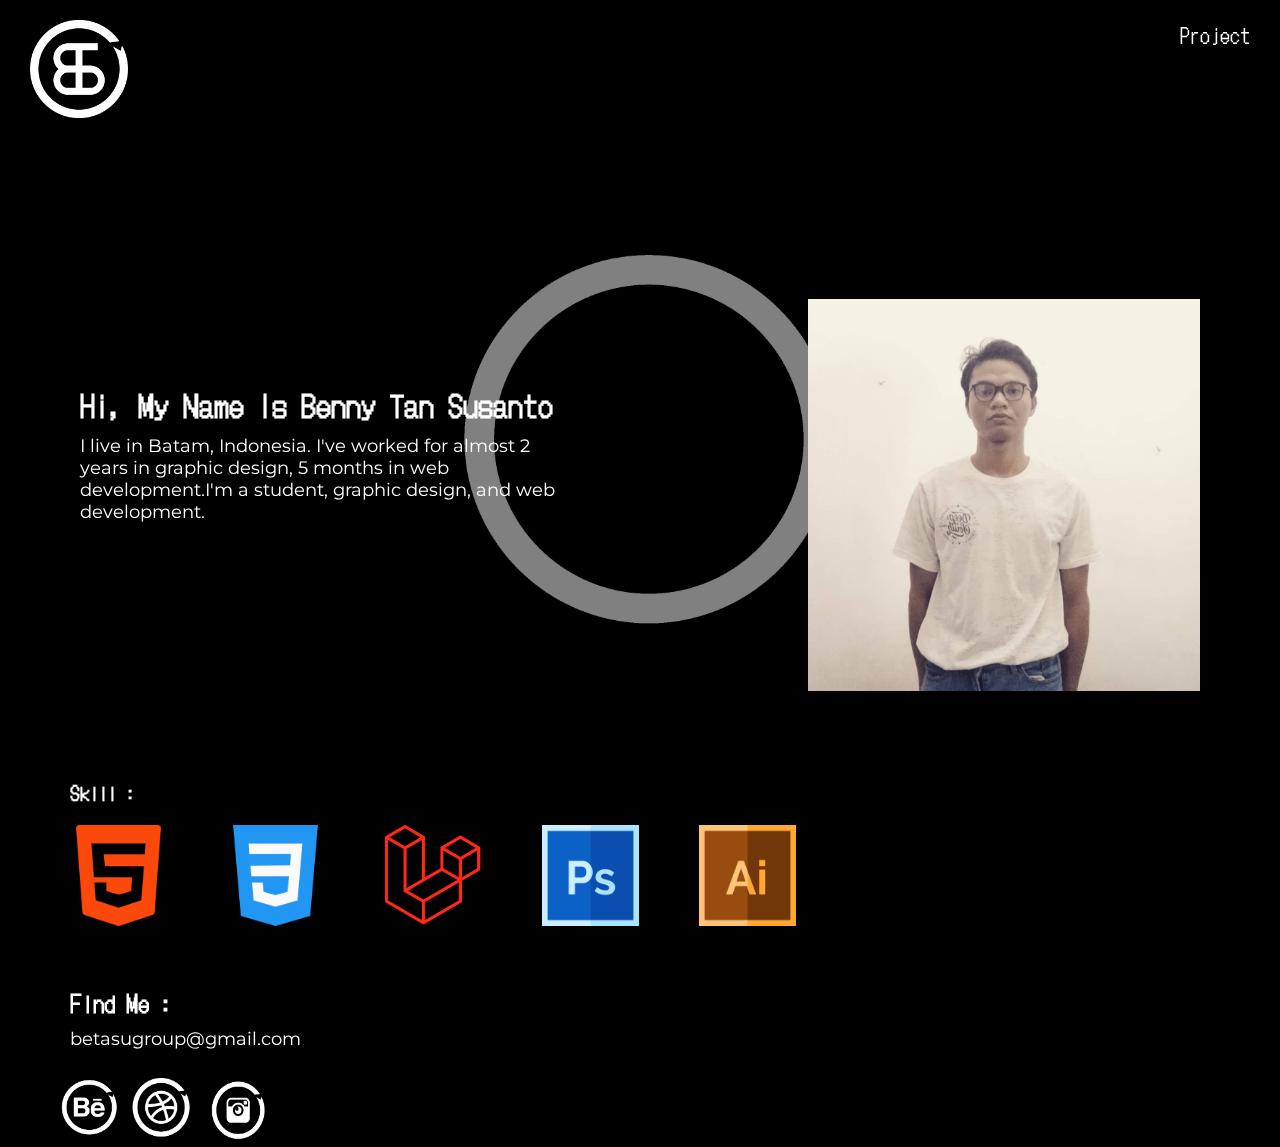
<file: homepage/index.html>
<!DOCTYPE html>
<html lang="en">
<head>
    <meta charset="UTF-8">
    <meta http-equiv="X-UA-Compatible" content="IE=edge">
    <meta name="viewport" content="width=device-width, initial-scale=1.0">
    <link rel="stylesheet" href="style.css">
    <link rel="stylesheet" href="https://cdnjs.cloudflare.com/ajax/libs/animate.css/4.1.1/animate.min.css">

    <!-- font -->
    <link rel="preconnect" href="https://fonts.gstatic.com">
    <link href="https://fonts.googleapis.com/css2?family=DotGothic16&family=Montserrat&display=swap" rel="stylesheet">
    <!-- endfont -->

    <link rel="shortcut icon" href="/betasu.ico">
    <title> Homepage | Portofolio Betasu</title>
</head>
<body>
    <!-- NAVIGASI -->
   
        <div class="logo">
            <img src="/img/LOGO BARU4.png" alt="">
            <a href="/project/index.html">project</a>
          </div>
    
     <!-- END NAVIGASI -->
     <div class="latar">
          <img src="/logo-betasu-white.gif" alt="">
        </div>
     <!-- CONTENT -->
        <div class="konten">
            <h1 class="animate__animated animate__fadeInLeft animate__delay-2s">Hi, My Name Is Benny Tan Susanto</h1>
            <p class="animate__animated animate__fadeInLeft animate__delay-2s">I live in Batam, Indonesia. I've worked for almost 2 years in graphic design, 5 months in web development.I'm a student, graphic design, and web development.</p>
            <img class="animate__animated animate__fadeInRight animate__delay-2s" src="/bennytan.png" alt="">
          </div>

          <div class="skill">
              <h1>skill :</h1>
            </div>
            <div class="skill1">
              <img class="animate__animated animate__zoomIn animate__delay-2s" src="/img/html-5.png" alt="">
              <img class="animate__animated animate__zoomIn animate__delay-2s" src="/img/css-3.png" alt="">
              <img class="animate__animated animate__zoomIn animate__delay-2s" src="/img/LARAVEL.png" alt="">
              <img class="animate__animated animate__zoomIn animate__delay-2s" src="/img/photoshop.png" alt="">
              <img class="animate__animated animate__zoomIn animate__delay-2s" src="/img/illustrator.png" alt="">
              </div>
     <!-- END CONTENT -->
        <!-- FOOTER -->
        <div class="bawah">
            <h1>find me :</h1>
            <a href="#">betasugroup@gmail.com</a>
          </div>
          <div class="bawah1">
            <img src="/img/behance.png" alt="">
            <img src="/img/dribble.png" alt="">
            <img src="/img/instagram.png" alt="">
          </div>
        <!-- END FOOTER -->
</body>
</html>
</file>
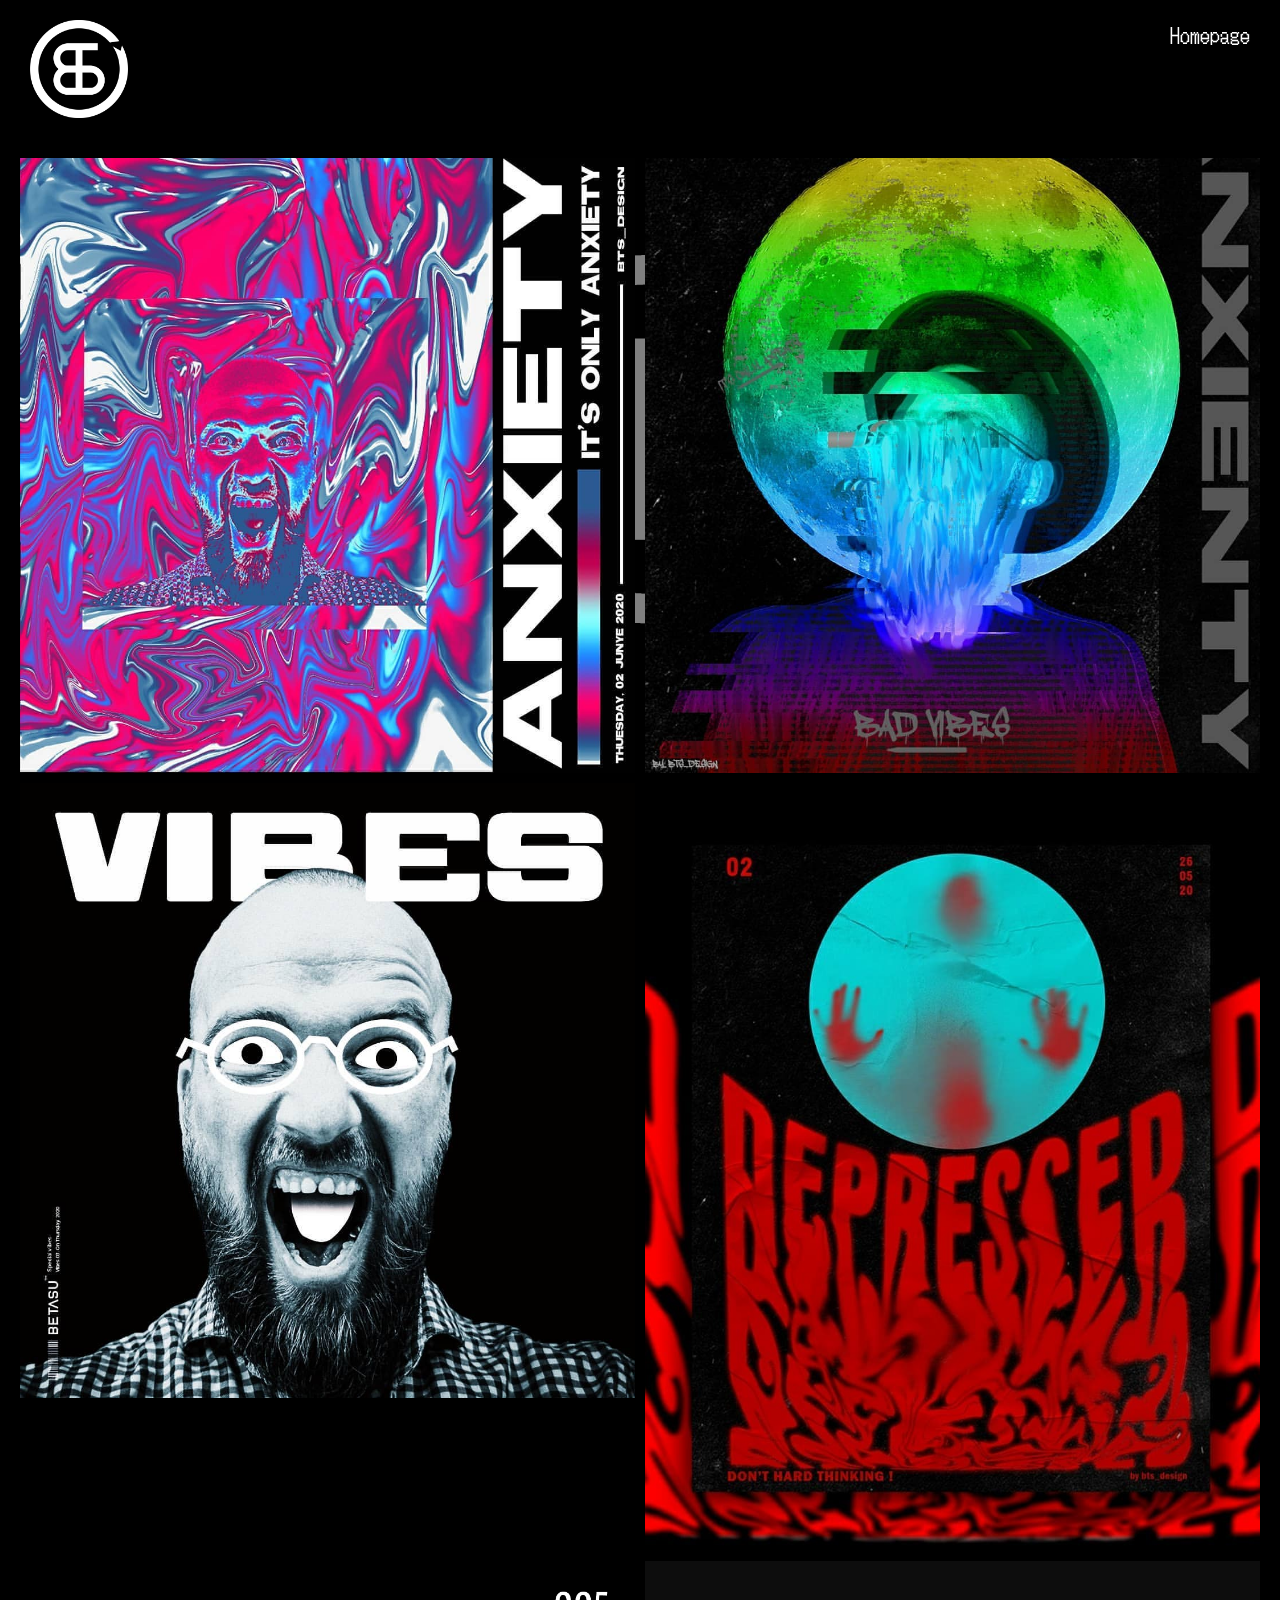
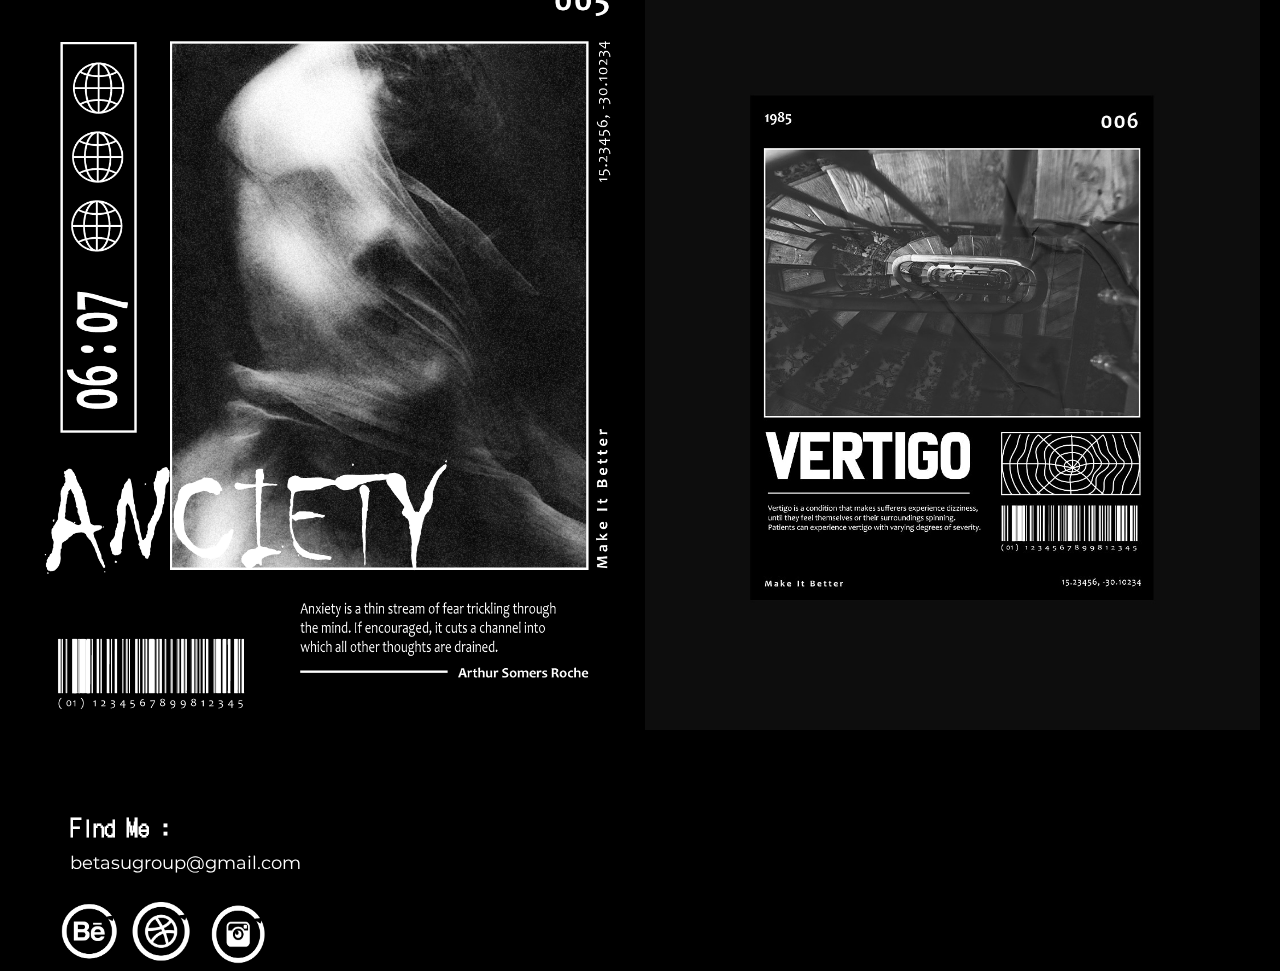
<file: project/index.html>
<!DOCTYPE html>
<html lang="en">
<head>
    <meta charset="UTF-8">
    <meta http-equiv="X-UA-Compatible" content="IE=edge">
    <meta name="viewport" content="width=device-width, initial-scale=1.0">
    <link rel="stylesheet" href="style.css">
    <link rel="stylesheet" href="https://cdnjs.cloudflare.com/ajax/libs/animate.css/4.1.1/animate.min.css">
    

    <!-- font -->
    <link rel="preconnect" href="https://fonts.gstatic.com">
    <link href="https://fonts.googleapis.com/css2?family=DotGothic16&family=Montserrat&display=swap" rel="stylesheet">
    <!-- endfont -->

    <link rel="shortcut icon" href="/betasu.ico">
    <title> Project | Portofolio Betasu</title>
</head>
<body>
    <!-- NAVIGASI -->
   
        <div class="logo">
            <img src="/img/LOGO BARU4.png" alt="">
            <a href="/homepage/index.html">homepage</a>
          </div>
    
     <!-- END NAVIGASI -->
     <div class="latar">
          <img src="/logo-betasu-white.gif" alt="">
        </div>
     <!-- CONTENT -->
       <div class="projek">
            <img class="animate__animated animate__fadeInLeft animate__delay-2s" src="/projek/2.png" alt="">
            <img class="animate__animated animate__fadeInRight animate__delay-2s" src="/projek/3.png" alt="">
            <img class="animate__animated animate__fadeInLeft animate__delay-2s" src="/projek/4.png" alt="">
            <img class="animate__animated animate__fadeInRight animate__delay-2s" src="/projek/5.png" alt="">
            <img class="animate__animated animate__fadeInLeft animate__delay-2s" src="/projek/6.jpg" alt="">
            <img class="animate__animated animate__fadeInRight animate__delay-2s" src="/projek/7.jpg" alt="">
       </div>
     <!-- END CONTENT -->
        <!-- FOOTER -->
        <div class="bawah">
            <h1>find me :</h1>
            <a href="#">betasugroup@gmail.com</a>
          </div>
          <div class="bawah1">
            <img src="/img/behance.png" alt="">
            <img src="/img/dribble.png" alt="">
            <img src="/img/instagram.png" alt="">
          </div>
        <!-- END FOOTER -->
</body>
</html>
</file>
<file: homepage/style.css>
*{
    margin: 0;
    padding: 0;
    box-sizing: border-box;
}
body{
    /* height: 0; */
    background: black;
    overflow-x: hidden;
}
.logo{
    display: flex;
    justify-content: space-between;
    padding: 20px 30px;
}
.logo img{
    width: 8%;
}
.logo a{
    text-decoration: none;
    color: white;
    font-family: 'DotGothic16', sans-serif;
    font-size: 20px;
    text-transform: capitalize;
}
.logo a:hover{
    color: red;
}
.latar{
    display: flex;
    justify-content: center;
}
.latar img{
    z-index: -1;
    width: 55%;
    opacity: 50%;
    position: fixed;
}

.konten h1{
    font-size: 1.8rem;
    font-family: 'DotGothic16', sans-serif;
    margin-top: 22%;
}
.konten p{
    padding-top: 10px;
    font-size: 18px;
    font-family: 'Montserrat',sans-serif;
    width: 500px;
    margin-top: %;
}
.konten img{
    float: right;
    margin-top: -20%;
    justify-content: center;
    width: 35%;
    z-index: -1;
}
.konten{
    color: white;
    margin: 80px;
}
.skill{
    color: white;
    margin-top: 20%;
    margin-left: 70px;
}
.skill h1{
    font-family: 'DotGothic16', sans-serif;
    text-transform: capitalize;
    font-size: 18px;
}
  
.skill1{
    display: flex;
    flex-direction: row;
    margin-left: 70px;
    padding-top: 20px;
}
.skill1 img:first-child{
    width: 8%;  
}
.skill1 img:nth-child(2){
    width: 8%; 
    margin-left: 5%;
}
.skill1 img:nth-child(3){
    width: 8%; 
    margin-left: 5%;
}
.skill1 img:nth-child(4){
    width: 8%;  
    margin-left: 5%;
}
.skill1 img:nth-child(5){
    width: 8%;  
    margin-left: 5%;
}
.bawah{
    display: flex;
    flex-direction: column;
    margin-left: 70px;
    padding-top: 60px;
    color: white;
}
.bawah h1{
    font-family: 'DotGothic16',sans-serif;
    text-transform: capitalize;
    font-size: 22px;
}
.bawah a{
    padding-top: 10px;
    text-decoration: none;
    color: white;
    font-size: 18px;
    font-family: 'Montserrat',sans-serif;
}
.bawah a:hover{
    color: red;
}
.bawah1{
    display: flex;
    flex-direction: row;
    margin-left: 50px;
    padding-top: 20px;
}
.bawah1 img:first-child{
    width: 6%;  
}
.bawah1 img:nth-child(2){
    width: 6%;
}
.bawah1 img:nth-child(3){
    width: 6%;
}


/* ukuran handphone */
@media only screen and (max-width: 500px) {
    .logo img{
        display: flex;
        width: 18%;
    }
    .logo a{
        display: flex;
        font-size: 16px;
    }
    .latar{
        display: flex;
        justify-content: center;
        margin-top: 25%;
    }
    .latar img{
        display: flex;
        width: 120%;
    }
    .konten{
        display: flex;
        flex-direction: column;
        margin: -50px 30px;
    }
    .konten p{
        display: flex;
        font-size: 14px;
        width: 278px;
    }
    .konten h1{
        display: flex;
        font-size: 1.3rem;
    }
    .konten img{
        display: flex;
        width: 100%;
        padding-top: 70px;
    }
    .skill{
        display: flex;
        margin-left: 30px;
    }
    .skill h1{
        display: flex;
    }
    .skill1{
        display: flex;
        margin-left: 30px;
    }
    .skill1 img:first-child{
        display: flex;
        width: 15%;
    }
    .skill1 img:nth-child(2){
        display: flex;
        width: 15%;
    }
    .skill1 img:nth-child(3){
        display: flex;
        width: 15%;
    }
    .skill1 img:nth-child(4){
        display: flex;
        width: 15%;
    }
    .skill1 img:nth-child(5){
        display: flex;
        width: 15%;
    }
    .bawah{
        display: flex;
        margin-left: 30px;
        padding-top: 30px;
    }
    .bawah h1{
        display: flex;
        font-size: 18px;
    }
    .bawah a{
        display: flex;
        font-size: 14px;
    }
    .bawah1{
        display: flex;
        margin-left: 20px;
        padding-top: 20px;
    }
    .bawah1 img:first-child{
        display: flex;
        width: 20%;
    }
    .bawah1 img:nth-child(2){
        display: flex;
        width: 20%;
    }
    .bawah1 img:nth-child(3){
        display: flex;
        width: 20%;
    }
  }

/* ukuran tablet */
/* @media screen and(max-width: 768px){
    .logo img{
        width: 8%;
    }
} */

/* ukuran laptop */
@media screen and(min-width: 992px){
    .logo img{
        display: flex;
        width: 5%;
    }
    .logo a{
        display: flex;
        font-size: 20px;
    }
    .konten p{
        display: flex;
        width: 400px;
    }
    .konten img{
        display: flex;
    }
    .skill{
        display: flex;
        margin-left: 30px;
    }
    .skill h1{
        display: flex;
    }
    .skill1{
        display: flex;
        margin-left: 30px;
    }
    .skill1 img:first-child{
        display: flex;
        width: 15%;
    }
    .skill1 img:nth-child(2){
        display: flex;
        width: 15%;
    }
    .skill1 img:nth-child(3){
        display: flex;
        width: 15%;
    }
    .skill1 img:nth-child(4){
        display: flex;
        width: 15%;
    }
    .skill1 img:nth-child(5){
        display: flex;
        width: 15%;
    }
    .bawah1{
        display: flex;
        margin-left: 20px;
        padding-top: 20px;
    }
    .bawah1 img:first-child{
        display: flex;
        width: 20%;
    }
    .bawah1 img:nth-child(2){
        display: flex;
        width: 20%;
    }
    .bawah1 img:nth-child(3){
        display: flex;
        width: 20%;
    }
}
</file>
<file: project/style.css>
*{
    margin: 0;
    padding: 0;
    box-sizing: border-box;
}
body{
    /* height: 0; */
    background: black;
    overflow-x: hidden;
}
.logo{
    display: flex;
    justify-content: space-between;
    padding: 20px 30px;
}
.logo img{
    width: 8%;
}
.logo a{
    text-decoration: none;
    color: white;
    font-family: 'DotGothic16', sans-serif;
    font-size: 20px;
    text-transform: capitalize;
}
.logo a:hover{
    color: red;
}
.latar{
    display: flex;
    justify-content: center;
}
.latar img{
    z-index: -1;
    width: 55%;
    opacity: 50%;
    position: fixed;
}
.projek{
    display: grid;
    grid-template-columns: auto auto;
    grid-gap: 10px 10px;
    padding: 20px 20px;
}
.projek img:first-child{
    width: 100%;
}
.projek img:nth-child(2){
    
    width: 100%;
}
.projek img:nth-child(3){
    
    width: 100%;
}
.projek img:nth-child(4){
    width: 100%;
}
.projek img:nth-child(5){
 
    width: 100%;
}
.projek img:nth-child(6){
    
    width: 100%;
}
.bawah{
    display: flex;
    flex-direction: column;
    margin-left: 70px;
    padding-top: 60px;
    color: white;
}
.bawah h1{
    font-family: 'DotGothic16',sans-serif;
    text-transform: capitalize;
    font-size: 22px;
}
.bawah a{
    padding-top: 10px;
    text-decoration: none;
    color: white;
    font-size: 18px;
    font-family: 'Montserrat',sans-serif;
}
.bawah a:hover{
    color: red;
}
.bawah1{
    display: flex;
    flex-direction: row;
    margin-left: 50px;
    padding-top: 20px;
}
.bawah1 img:first-child{
    width: 6%;  
}
.bawah1 img:nth-child(2){
    width: 6%;
}
.bawah1 img:nth-child(3){
    width: 6%;
}


/* ukuran handphone */
@media only screen and (max-width: 500px) {
    .logo img{
        display: flex;
        width: 18%;
    }
    .logo a{
        display: flex;
        font-size: 16px;
    }
    .latar{
        display: flex;
        justify-content: center;
        margin-top: 25%;
    }
    .latar img{
        display: flex;
        width: 120%;
    }
    .projek{
        display: flex;
        flex-direction: column;
        justify-content: center;
        padding: 20px 20px;
    }
    .projek img:first-child{
        width: 100%;
    }
    .projek img:nth-child(2){
        padding-top: 10px;
        width: 100%;
    }
    .projek img:nth-child(3){
        padding-top: 10px;
        width: 100%;
    }
    .projek img:nth-child(4){
        padding-top: 10px;
        width: 100%;
    }
    .projek img:nth-child(5){
        padding-top: 10px;
        width: 100%;
    }
    .projek img:nth-child(6){
        padding-top: 10px;
        width: 100%;
    }
 
    .bawah{
        display: flex;
        margin-left: 30px;
        padding-top: 30px;
    }
    .bawah h1{
        display: flex;
        font-size: 18px;
    }
    .bawah a{
        display: flex;
        font-size: 14px;
    }
    .bawah1{
        display: flex;
        margin-left: 20px;
        padding-top: 20px;
    }
    .bawah1 img:first-child{
        display: flex;
        width: 20%;
    }
    .bawah1 img:nth-child(2){
        display: flex;
        width: 20%;
    }
    .bawah1 img:nth-child(3){
        display: flex;
        width: 20%;
    }
  }

/* ukuran tablet */
/* @media screen and(max-width: 768px){
    .logo img{
        width: 8%;
    }
} */

/* ukuran laptop */
@media screen and(min-width: 992px){
    .logo img{
        display: flex;
        width: 5%;
    }
    .logo a{
        display: flex;
        font-size: 20px;
    }
    
    .bawah1{
        display: flex;
        margin-left: 20px;
        padding-top: 20px;
    }
    .bawah1 img:first-child{
        display: flex;
        width: 20%;
    }
    .bawah1 img:nth-child(2){
        display: flex;
        width: 20%;
    }
    .bawah1 img:nth-child(3){
        display: flex;
        width: 20%;
    }
}
</file>
